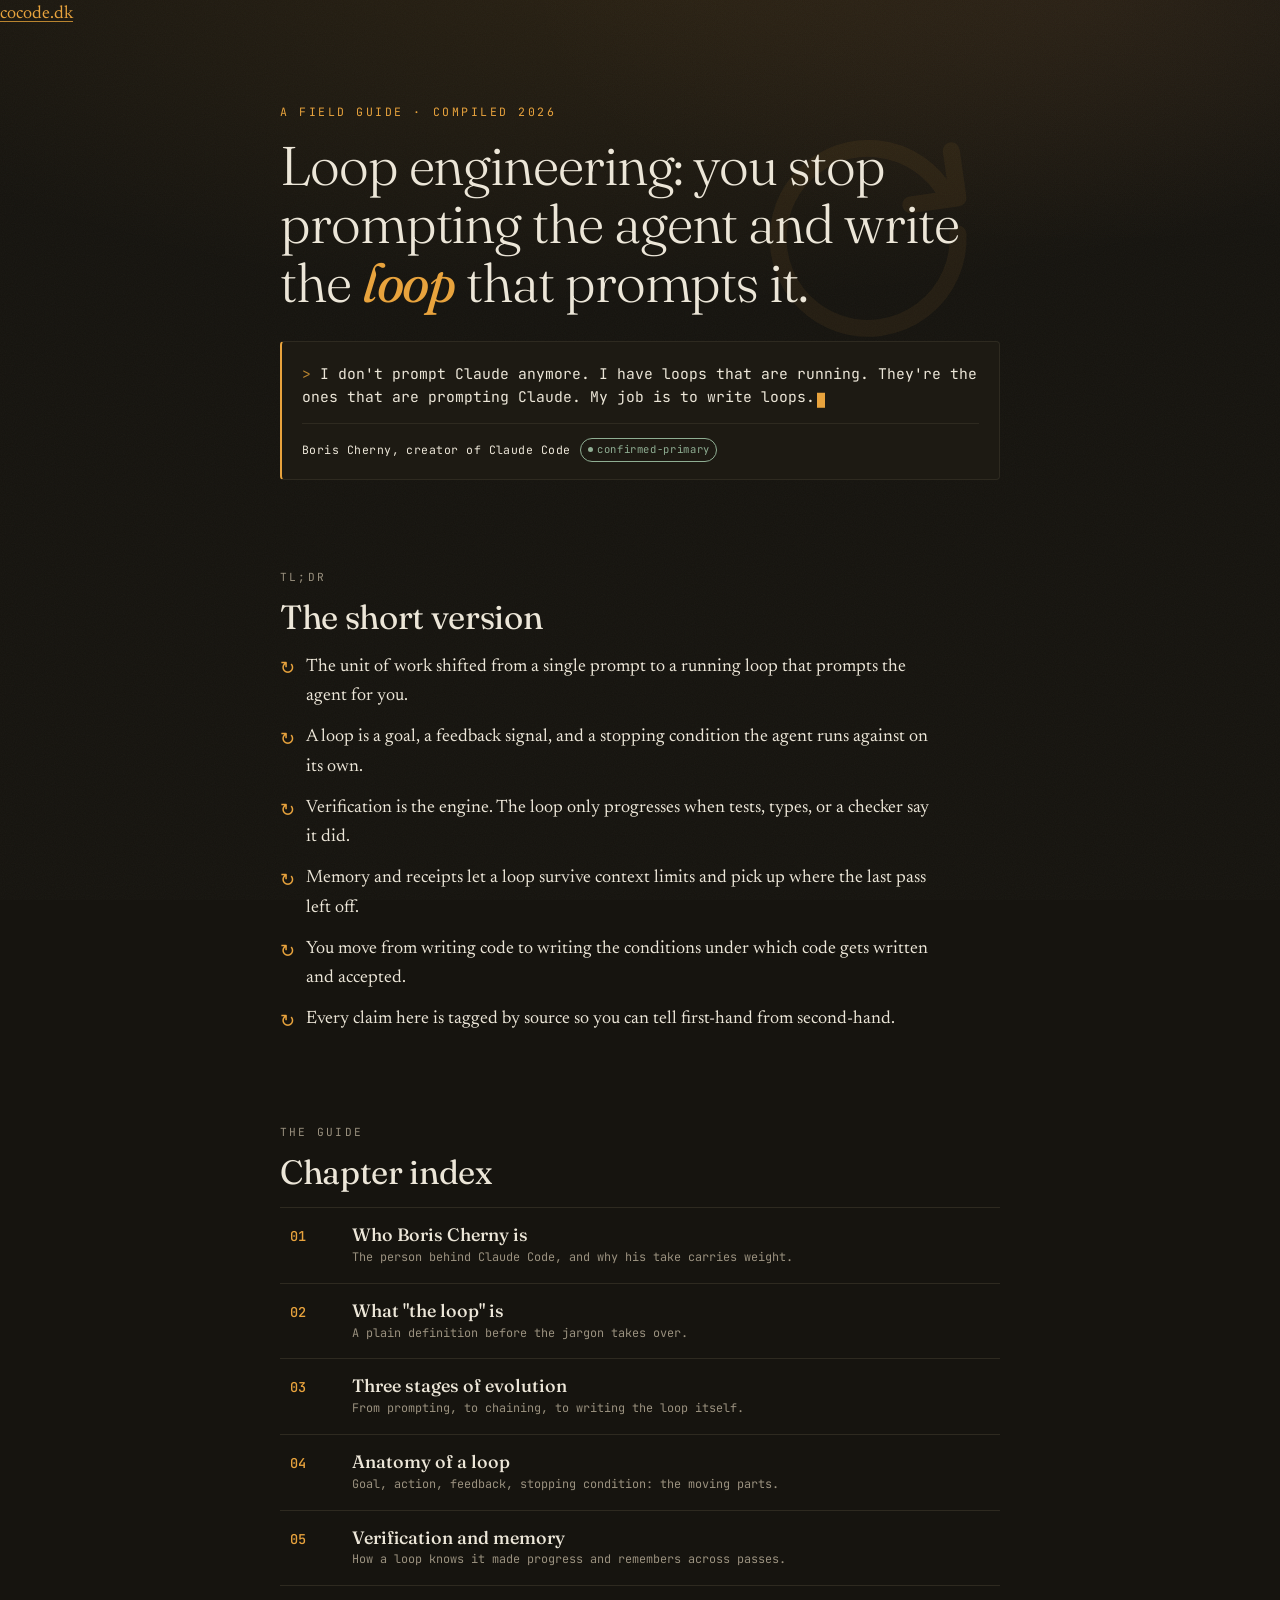
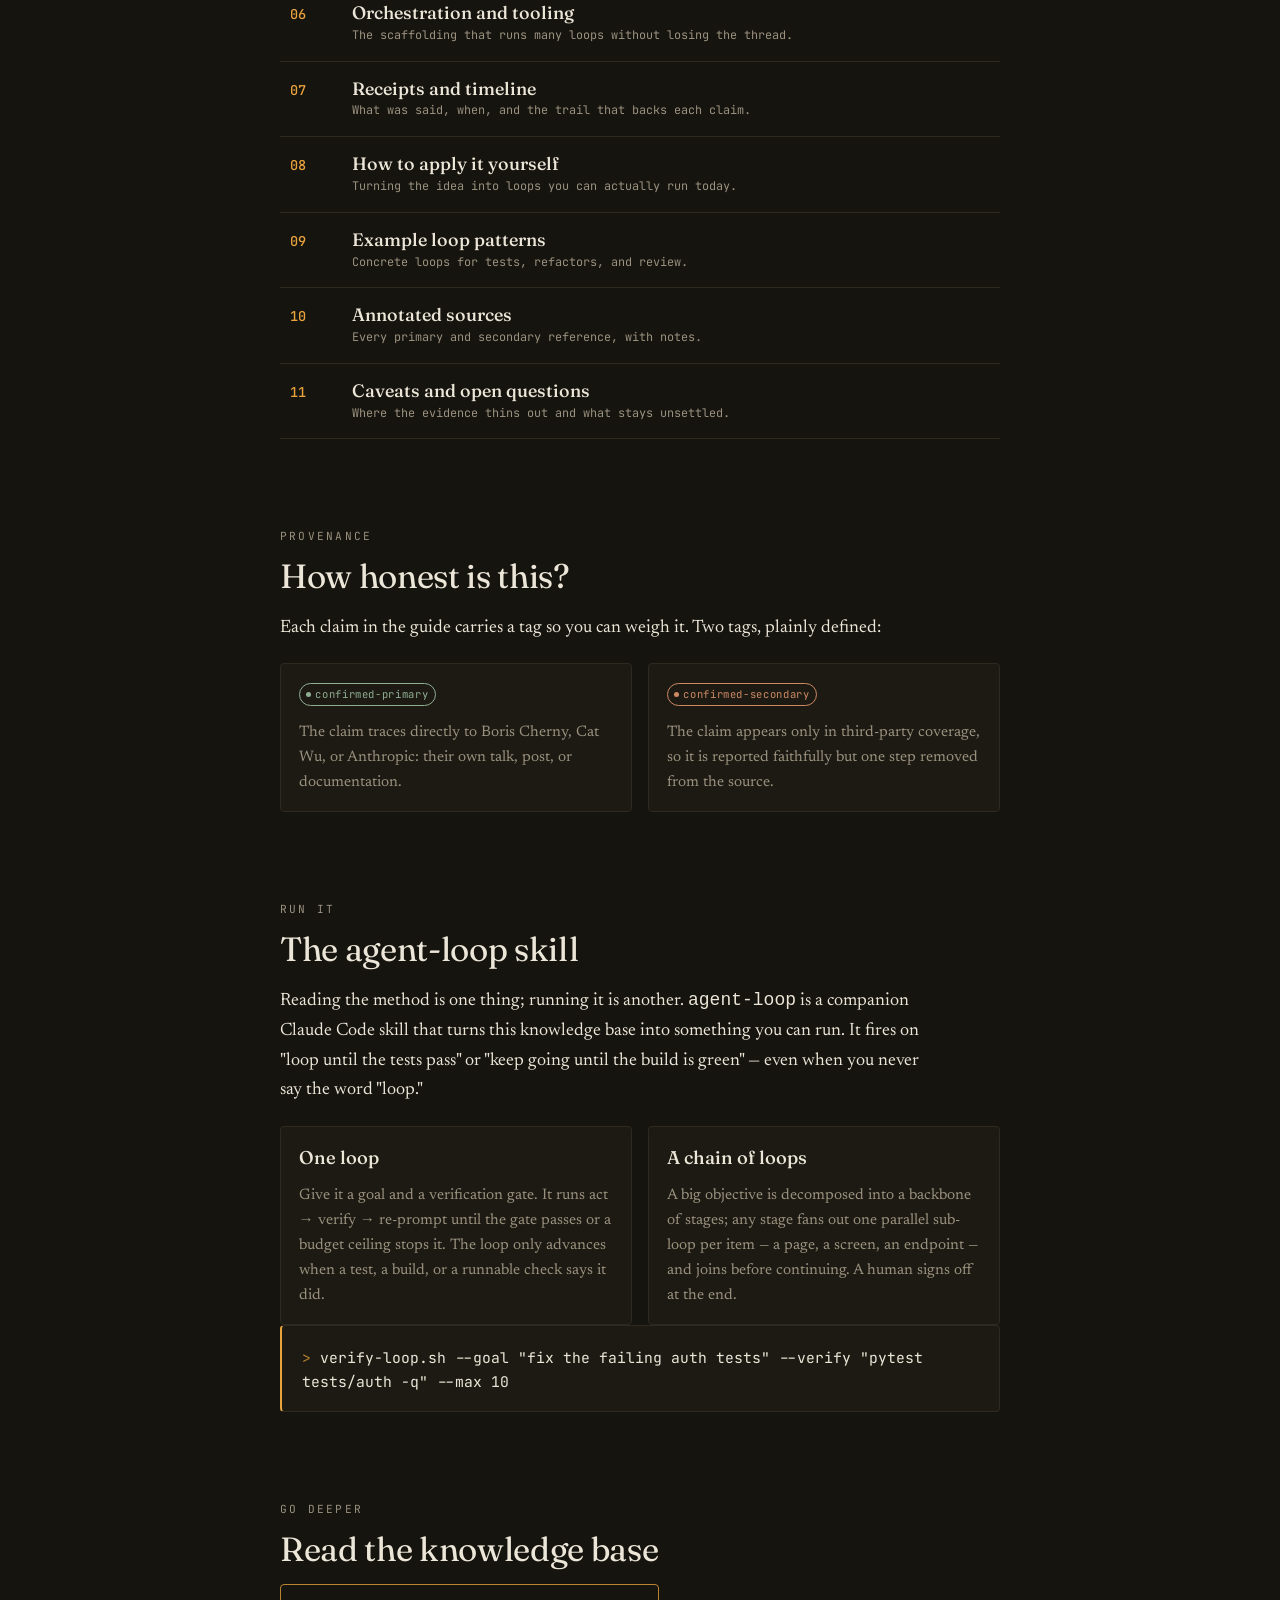
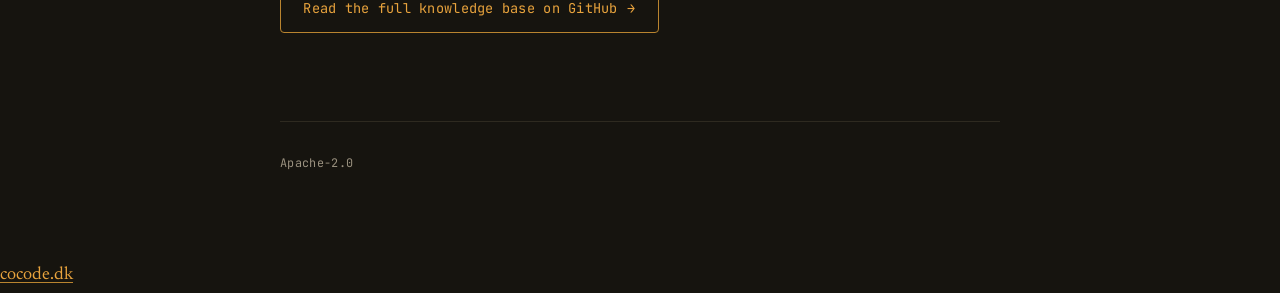
<file: website/index.html>
<!DOCTYPE html>
<!--
  Loop Engineering — a fact-checked field guide.
  Primary keyword: loop engineering
  Secondary: Boris Cherny, Claude Code agent loops, autonomous coding agents
  Search intent: informational
-->
<html lang="en">
<head>
  <meta charset="UTF-8">
  <meta name="viewport" content="width=device-width, initial-scale=1">

  <title>Loop Engineering — Boris Cherny's Claude Code Methodology</title>
  <meta name="description" content="A fact-checked field guide to loop engineering: how Claude Code creator Boris Cherny stopped prompting and started writing autonomous agent loops.">
  <link rel="canonical" href="https://loops.cocode.dk/">
  <meta name="robots" content="index,follow">

  <!-- Open Graph -->
  <meta property="og:title" content="Loop Engineering — Boris Cherny's Claude Code Methodology">
  <meta property="og:description" content="A fact-checked field guide to loop engineering: how Claude Code creator Boris Cherny stopped prompting and started writing autonomous agent loops.">
  <meta property="og:type" content="website">
  <meta property="og:url" content="https://loops.cocode.dk/">
  <meta property="og:image" content="https://loops.cocode.dk/og.png">
  <meta property="og:image:width" content="1200">
  <meta property="og:image:height" content="630">
  <meta property="og:image:alt" content="Loop Engineering — you write the loop that prompts the agent.">

  <!-- Twitter -->
  <meta name="twitter:card" content="summary_large_image">
  <meta name="twitter:title" content="Loop Engineering — Boris Cherny's Claude Code Methodology">
  <meta name="twitter:description" content="A fact-checked field guide to loop engineering: how Claude Code creator Boris Cherny stopped prompting and started writing autonomous agent loops.">
  <meta name="twitter:image" content="https://loops.cocode.dk/og.png">

  <link rel="icon" type="image/svg+xml" href="favicon.svg">

  <!-- fonts -->
  <link rel="preconnect" href="https://fonts.googleapis.com">
  <link rel="preconnect" href="https://fonts.gstatic.com" crossorigin>
  <link rel="stylesheet" href="https://fonts.googleapis.com/css2?family=Fraunces:opsz,wght@9..144,300;9..144,400;9..144,500;9..144,600&family=Newsreader:opsz,wght@6..72,400;6..72,500&family=JetBrains+Mono:wght@400;500&display=swap">

  <link rel="stylesheet" href="css/base.css">
  <link rel="stylesheet" href="css/hero.css">
  <link rel="stylesheet" href="css/content.css">
  <link rel="stylesheet" href="css/motion.css">
  <link rel="stylesheet" href="https://brand.cocode.dk/v1.css">
  <script type="module" src="https://brand.cocode.dk/v1.js"></script>

  <script type="application/ld+json">
  {
    "@context": "https://schema.org",
    "@type": "TechArticle",
    "headline": "Loop Engineering",
    "about": "Boris Cherny's loop methodology for Claude Code",
    "description": "A fact-checked field guide to loop engineering: how Claude Code creator Boris Cherny stopped prompting and started writing autonomous agent loops.",
    "url": "https://loops.cocode.dk/",
    "image": "https://loops.cocode.dk/og.png",
    "datePublished": "2026-06-16",
    "dateModified": "2026-06-16",
    "inLanguage": "en",
    "author": {
      "@type": "Person",
      "name": "Babak Bandpey",
      "url": "https://cocode.dk",
      "sameAs": [
        "https://linkedin.com/in/babakbandpey",
        "https://github.com/cocodedk"
      ]
    }
  }
  </script>
</head>
<body>
  <!-- The cocode.dk family frame. Without JavaScript its children show instead: a way home.
       No hreflang alternates on this page — it has no other language. -->
  <cocode-head project="Loop Engineering" accent="#e8a33d" on-accent="#16140f" dark>
    <a href="https://cocode.dk">cocode.dk</a>
  </cocode-head>

  <div class="wrap">
    <header class="hero">
      <svg class="hero__glyph" viewBox="0 0 32 32" aria-hidden="true" fill="none" stroke="currentColor" stroke-width="1.5" stroke-linecap="round" stroke-linejoin="round">
        <path d="M23 12.5A8 8 0 1 0 24 16"/>
        <path d="M23.4 8.6 24 12.8l-4.2.6"/>
      </svg>

      <p class="eyebrow fade-up d1">A FIELD GUIDE · COMPILED 2026</p>

      <h1 class="hero__thesis fade-up d2">
        Loop engineering: you stop prompting the agent and write the <em>loop</em> that prompts it.
      </h1>

      <figure class="callout fade-up d3">
        <blockquote class="callout__quote">
          I don't prompt Claude anymore. I have loops that are running. They're the ones that are prompting Claude. My job is to write loops.<span class="cursor" aria-hidden="true"></span>
        </blockquote>
        <figcaption class="callout__by">
          <cite>Boris Cherny, creator of Claude Code</cite>
          <span class="chip chip--sage">confirmed-primary</span>
        </figcaption>
      </figure>
    </header>

    <main>
      <section class="tldr fade-up d4" aria-labelledby="tldr-h">
        <p class="kicker">TL;DR</p>
        <h2 id="tldr-h">The short version</h2>
        <ul>
          <li>The unit of work shifted from a single prompt to a running loop that prompts the agent for you.</li>
          <li>A loop is a goal, a feedback signal, and a stopping condition the agent runs against on its own.</li>
          <li>Verification is the engine. The loop only progresses when tests, types, or a checker say it did.</li>
          <li>Memory and receipts let a loop survive context limits and pick up where the last pass left off.</li>
          <li>You move from writing code to writing the conditions under which code gets written and accepted.</li>
          <li>Every claim here is tagged by source so you can tell first-hand from second-hand.</li>
        </ul>
      </section>

      <section aria-labelledby="chapters-h">
        <p class="kicker">The guide</p>
        <h2 id="chapters-h">Chapter index</h2>
        <ol class="chapters">
          <li>
            <a class="chapter" href="https://github.com/cocodedk/loop-engineering/blob/main/docs/01-who-is-boris-cherny.md">
              <span class="chapter__num">01</span>
              <span class="chapter__title">Who Boris Cherny is</span>
              <span class="chapter__desc">The person behind Claude Code, and why his take carries weight.</span>
            </a>
          </li>
          <li>
            <a class="chapter" href="https://github.com/cocodedk/loop-engineering/blob/main/docs/02-what-is-the-loop.md">
              <span class="chapter__num">02</span>
              <span class="chapter__title">What "the loop" is</span>
              <span class="chapter__desc">A plain definition before the jargon takes over.</span>
            </a>
          </li>
          <li>
            <a class="chapter" href="https://github.com/cocodedk/loop-engineering/blob/main/docs/03-three-stages.md">
              <span class="chapter__num">03</span>
              <span class="chapter__title">Three stages of evolution</span>
              <span class="chapter__desc">From prompting, to chaining, to writing the loop itself.</span>
            </a>
          </li>
          <li>
            <a class="chapter" href="https://github.com/cocodedk/loop-engineering/blob/main/docs/04-loop-anatomy.md">
              <span class="chapter__num">04</span>
              <span class="chapter__title">Anatomy of a loop</span>
              <span class="chapter__desc">Goal, action, feedback, stopping condition: the moving parts.</span>
            </a>
          </li>
          <li>
            <a class="chapter" href="https://github.com/cocodedk/loop-engineering/blob/main/docs/05-verification-and-memory.md">
              <span class="chapter__num">05</span>
              <span class="chapter__title">Verification and memory</span>
              <span class="chapter__desc">How a loop knows it made progress and remembers across passes.</span>
            </a>
          </li>
          <li>
            <a class="chapter" href="https://github.com/cocodedk/loop-engineering/blob/main/docs/06-orchestration-and-tooling.md">
              <span class="chapter__num">06</span>
              <span class="chapter__title">Orchestration and tooling</span>
              <span class="chapter__desc">The scaffolding that runs many loops without losing the thread.</span>
            </a>
          </li>
          <li>
            <a class="chapter" href="https://github.com/cocodedk/loop-engineering/blob/main/docs/07-receipts-and-timeline.md">
              <span class="chapter__num">07</span>
              <span class="chapter__title">Receipts and timeline</span>
              <span class="chapter__desc">What was said, when, and the trail that backs each claim.</span>
            </a>
          </li>
          <li>
            <a class="chapter" href="https://github.com/cocodedk/loop-engineering/blob/main/docs/08-how-to-apply.md">
              <span class="chapter__num">08</span>
              <span class="chapter__title">How to apply it yourself</span>
              <span class="chapter__desc">Turning the idea into loops you can actually run today.</span>
            </a>
          </li>
          <li>
            <a class="chapter" href="https://github.com/cocodedk/loop-engineering/blob/main/docs/09-example-loops.md">
              <span class="chapter__num">09</span>
              <span class="chapter__title">Example loop patterns</span>
              <span class="chapter__desc">Concrete loops for tests, refactors, and review.</span>
            </a>
          </li>
          <li>
            <a class="chapter" href="https://github.com/cocodedk/loop-engineering/blob/main/docs/10-sources.md">
              <span class="chapter__num">10</span>
              <span class="chapter__title">Annotated sources</span>
              <span class="chapter__desc">Every primary and secondary reference, with notes.</span>
            </a>
          </li>
          <li>
            <a class="chapter" href="https://github.com/cocodedk/loop-engineering/blob/main/docs/11-caveats.md">
              <span class="chapter__num">11</span>
              <span class="chapter__title">Caveats and open questions</span>
              <span class="chapter__desc">Where the evidence thins out and what stays unsettled.</span>
            </a>
          </li>
        </ol>
      </section>

      <section aria-labelledby="honesty-h">
        <p class="kicker">Provenance</p>
        <h2 id="honesty-h">How honest is this?</h2>
        <p>Each claim in the guide carries a tag so you can weigh it. Two tags, plainly defined:</p>
        <div class="honesty__grid">
          <div class="honesty__row">
            <span class="chip chip--sage">confirmed-primary</span>
            <p>The claim traces directly to Boris Cherny, Cat Wu, or Anthropic: their own talk, post, or documentation.</p>
          </div>
          <div class="honesty__row">
            <span class="chip chip--clay">confirmed-secondary</span>
            <p>The claim appears only in third-party coverage, so it is reported faithfully but one step removed from the source.</p>
          </div>
        </div>
      </section>

      <section aria-labelledby="skill-h">
        <p class="kicker">Run it</p>
        <h2 id="skill-h">The agent-loop skill</h2>
        <p>Reading the method is one thing; running it is another. <code>agent-loop</code> is a companion Claude Code skill that turns this knowledge base into something you can run. It fires on "loop until the tests pass" or "keep going until the build is green" — even when you never say the word "loop."</p>
        <div class="honesty__grid">
          <div class="honesty__row">
            <h3>One loop</h3>
            <p>Give it a goal and a verification gate. It runs act → verify → re-prompt until the gate passes or a budget ceiling stops it. The loop only advances when a test, a build, or a runnable check says it did.</p>
          </div>
          <div class="honesty__row">
            <h3>A chain of loops</h3>
            <p>A big objective is decomposed into a backbone of stages; any stage fans out one parallel sub-loop per item — a page, a screen, an endpoint — and joins before continuing. A human signs off at the end.</p>
          </div>
        </div>
        <figure class="callout">
          <blockquote class="callout__quote">verify-loop.sh --goal "fix the failing auth tests" --verify "pytest tests/auth -q" --max 10</blockquote>
        </figure>
      </section>

      <section class="action" aria-labelledby="action-h">
        <p class="kicker">Go deeper</p>
        <h2 id="action-h">Read the knowledge base</h2>
        <a class="btn" href="https://github.com/cocodedk/loop-engineering">
          Read the full knowledge base on GitHub
          <span class="arrow" aria-hidden="true">→</span>
        </a>
      </section>
    </main>

    <footer class="site-footer">
      <p>Apache-2.0</p>
    </footer>
  </div>

  <cocode-foot repo="cocodedk/loop-engineering" dark>
    <a href="https://cocode.dk">cocode.dk</a>
  </cocode-foot>
</body>
</html>
</file>
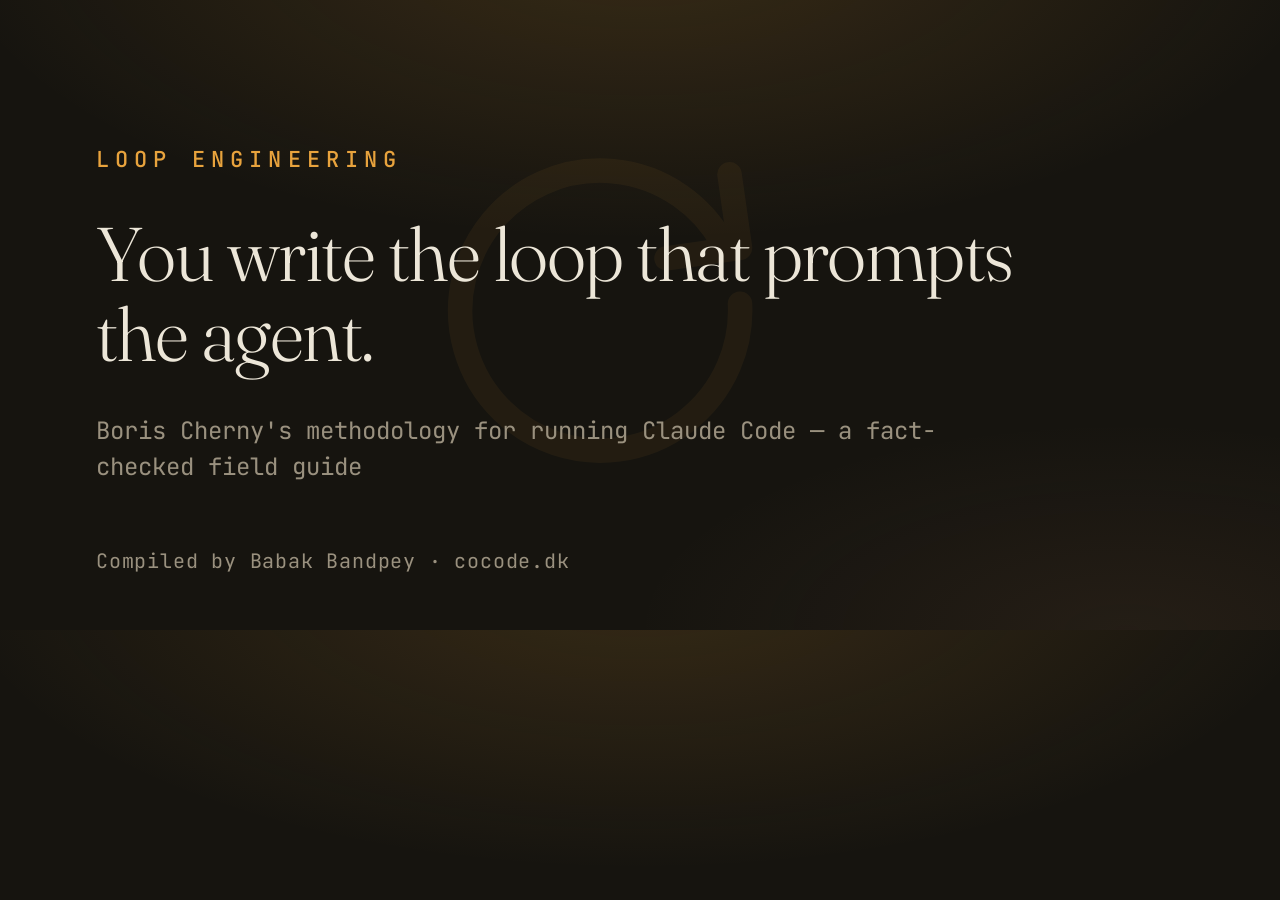
<file: website/og-image.html>
<!DOCTYPE html>
<html lang="en">
<head>
  <meta charset="UTF-8">
  <title>Loop Engineering — OG image</title>
  <link rel="preconnect" href="https://fonts.googleapis.com">
  <link rel="preconnect" href="https://fonts.gstatic.com" crossorigin>
  <link rel="stylesheet" href="https://fonts.googleapis.com/css2?family=Fraunces:opsz,wght@9..144,300;9..144,400;9..144,500&family=JetBrains+Mono:wght@400;500&display=swap">
  <style>
    * { margin: 0; padding: 0; box-sizing: border-box; }
    html, body { overflow: hidden; }
    body {
      width: 1200px;
      height: 630px;
      background-color: #16140f;
      background-image:
        radial-gradient(90% 80% at 50% -10%, rgba(232, 163, 61, 0.16), rgba(232, 163, 61, 0) 60%),
        radial-gradient(70% 60% at 88% 100%, rgba(205, 138, 99, 0.08), rgba(205, 138, 99, 0) 55%);
      color: #ece6d8;
      position: relative;
      font-family: "Fraunces", Georgia, serif;
      display: flex;
      flex-direction: column;
      justify-content: center;
      padding: 0 96px;
    }
    /* large faint amber loop glyph */
    .glyph {
      position: absolute;
      top: 50%;
      left: 50%;
      transform: translate(-50%, -52%);
      width: 560px;
      height: 560px;
      color: #e8a33d;
      opacity: 0.06;
      z-index: 0;
    }
    .content { position: relative; z-index: 1; }
    .eyebrow {
      font-family: "JetBrains Mono", monospace;
      font-weight: 500;
      font-size: 22px;
      letter-spacing: 0.28em;
      text-transform: uppercase;
      color: #e8a33d;
      margin-bottom: 40px;
    }
    .thesis {
      font-family: "Fraunces", serif;
      font-weight: 300;
      font-size: 76px;
      line-height: 1.05;
      letter-spacing: -0.02em;
      color: #ece6d8;
      max-width: 1000px;
    }
    .subline {
      font-family: "JetBrains Mono", monospace;
      font-weight: 400;
      font-size: 24px;
      line-height: 1.5;
      color: #9a917f;
      margin-top: 40px;
      max-width: 900px;
    }
    .footer {
      position: absolute;
      left: 96px;
      bottom: 56px;
      z-index: 1;
      font-family: "JetBrains Mono", monospace;
      font-weight: 400;
      font-size: 20px;
      letter-spacing: 0.04em;
      color: #9a917f;
    }
  </style>
</head>
<body>
  <svg class="glyph" viewBox="0 0 32 32" aria-hidden="true" fill="none" stroke="currentColor" stroke-width="1.4" stroke-linecap="round" stroke-linejoin="round">
    <path d="M23 12.5A8 8 0 1 0 24 16"/>
    <path d="M23.4 8.6 24 12.8l-4.2.6"/>
  </svg>

  <div class="content">
    <div class="eyebrow">LOOP ENGINEERING</div>
    <div class="thesis">You write the loop that prompts the agent.</div>
    <div class="subline">Boris Cherny's methodology for running Claude Code — a fact-checked field guide</div>
  </div>

  <div class="footer">Compiled by Babak Bandpey · cocode.dk</div>
</body>
</html>
</file>
<file: website/css/base.css>
/* Loop Engineering — editorial-technical design system
   terminal-meets-print-journal · one motif: the loop glyph + amber cursor */

:root {
  /* palette */
  --bg: #16140f;
  --bg-raised: #1d1a13;
  --ink: #ece6d8;
  --ink-dim: #9a917f;
  --hair: #2e2a20;
  --amber: #e8a33d;
  --amber-soft: #b9842f;
  --sage: #8fae93;
  --clay: #cd8a63;
  --link: #e8a33d;

  /* type */
  --font-display: "Fraunces", Georgia, "Times New Roman", serif;
  --font-body: "Newsreader", Georgia, "Times New Roman", serif;
  --font-mono: "JetBrains Mono", ui-monospace, "SFMono-Regular", Menlo, Consolas, monospace;

  /* rhythm */
  --measure: 66ch;
  --col: 720px;
  --gap: 1.5rem;
  --section-gap: clamp(3rem, 9vw, 5.5rem);
}

* {
  box-sizing: border-box;
}

html {
  -webkit-text-size-adjust: 100%;
  scroll-behavior: smooth;
}

body {
  margin: 0;
  background-color: var(--bg);
  color: var(--ink);
  font-family: var(--font-body);
  font-size: 18px;
  line-height: 1.65;
  font-weight: 400;
  overflow-x: hidden;
  /* warm radial glow near the top + faint grain, never flat, never black */
  background-image:
    radial-gradient(120% 70% at 50% -8%, rgba(232, 163, 61, 0.10), rgba(232, 163, 61, 0) 60%),
    radial-gradient(80% 50% at 85% 0%, rgba(205, 138, 99, 0.06), rgba(205, 138, 99, 0) 55%);
  background-attachment: fixed;
  background-repeat: no-repeat;
}

/* faint grain overlay */
body::before {
  content: "";
  position: fixed;
  inset: 0;
  pointer-events: none;
  z-index: 0;
  opacity: 0.035;
  background-image: url("data:image/svg+xml,%3Csvg xmlns='http://www.w3.org/2000/svg' width='160' height='160'%3E%3Cfilter id='n'%3E%3CfeTurbulence type='fractalNoise' baseFrequency='0.9' numOctaves='2' stitchTiles='stitch'/%3E%3C/filter%3E%3Crect width='100%25' height='100%25' filter='url(%23n)'/%3E%3C/svg%3E");
}

/* layout shell */
.wrap {
  position: relative;
  z-index: 1;
  width: 100%;
  max-width: var(--col);
  margin-inline: auto;
  padding-inline: 1.25rem;
  padding-block: clamp(2.5rem, 8vw, 4.5rem);
}

/* The cocode.dk frame lines up with this column. It sits outside .wrap (a direct child of
   body, as the frame requires), so it needs the same z-index to clear body::before's grain. */
cocode-head, cocode-foot {
  --cocode-max: var(--col);
  --cocode-gutter: 1.25rem;
  position: relative;
  z-index: 1;
}

main > section {
  margin-top: var(--section-gap);
}

p {
  max-width: var(--measure);
}

a {
  color: var(--link);
  text-decoration-color: var(--amber-soft);
  text-underline-offset: 3px;
}

a:hover {
  text-decoration-color: var(--amber);
}

a:focus-visible,
.chapter:focus-visible,
.btn:focus-visible {
  outline: 2px solid var(--amber);
  outline-offset: 3px;
  border-radius: 3px;
}

/* ---------- shared bits ---------- */
.eyebrow {
  font-family: var(--font-mono);
  font-size: 0.72rem;
  letter-spacing: 0.22em;
  text-transform: uppercase;
  color: var(--amber);
  margin: 0;
}

.kicker {
  font-family: var(--font-mono);
  font-size: 0.7rem;
  letter-spacing: 0.2em;
  text-transform: uppercase;
  color: var(--ink-dim);
}

h2 {
  font-family: var(--font-display);
  font-weight: 400;
  font-size: clamp(1.55rem, 6vw, 2.1rem);
  line-height: 1.15;
  letter-spacing: -0.01em;
  margin: 0.4rem 0 1rem;
}

h3 {
  font-family: var(--font-display);
  font-weight: 500;
  font-size: 1.15rem;
  margin: 0;
}

/* verification chips */
.chip {
  display: inline-flex;
  align-items: center;
  gap: 0.4em;
  font-family: var(--font-mono);
  font-size: 0.66rem;
  letter-spacing: 0.06em;
  text-transform: lowercase;
  padding: 0.2em 0.6em;
  border-radius: 999px;
  border: 1px solid currentColor;
  white-space: nowrap;
  vertical-align: middle;
}

.chip::before {
  content: "";
  width: 0.5em;
  height: 0.5em;
  border-radius: 50%;
  background: currentColor;
}

.chip--sage {
  color: var(--sage);
}

.chip--clay {
  color: var(--clay);
}
</file>
<file: website/css/hero.css>
/* ---------- hero ---------- */
.hero {
  position: relative;
  margin-top: 0;
}

/* big faint rotating loop glyph behind the hero. Below 768px .wrap is full viewport
   width (its 720px max-width doesn't apply yet), so a negative "right" here is a
   bleed straight past the viewport edge, not just past the column - right:0 keeps
   it inside .hero at those widths; the >=768px tier below re-adds the bleed once
   .wrap is centred with real margin around it. */
.hero__glyph {
  position: absolute;
  top: -2.5rem;
  right: 0;
  width: clamp(180px, 60vw, 360px);
  height: auto;
  color: var(--amber);
  opacity: 0.07;
  pointer-events: none;
  z-index: 0;
}

.hero > *:not(.hero__glyph) {
  position: relative;
  z-index: 1;
}

.hero__thesis {
  font-family: var(--font-display);
  font-weight: 300;
  font-size: clamp(2.1rem, 9vw, 3.4rem);
  line-height: 1.08;
  letter-spacing: -0.02em;
  margin: 1rem 0 1.75rem;
  color: var(--ink);
}

.hero__thesis em {
  font-style: italic;
  color: var(--amber);
  font-weight: 400;
}

/* canonical quote callout */
.callout {
  border: 1px solid var(--hair);
  border-left: 2px solid var(--amber);
  background: var(--bg-raised);
  border-radius: 4px;
  padding: 1.25rem 1.25rem 1.1rem;
  margin: 0;
}

.callout__quote {
  font-family: var(--font-mono);
  font-size: 0.92rem;
  line-height: 1.6;
  color: var(--ink);
  margin: 0;
}

.callout__quote::before {
  content: "> ";
  color: var(--amber-soft);
}

.cursor {
  display: inline-block;
  width: 0.55em;
  height: 1.05em;
  margin-left: 0.15em;
  background: var(--amber);
  vertical-align: text-bottom;
  translate: 0 0.12em;
}

.callout__by {
  display: flex;
  flex-wrap: wrap;
  align-items: center;
  gap: 0.6rem;
  margin-top: 0.9rem;
  padding-top: 0.85rem;
  border-top: 1px solid var(--hair);
  font-family: var(--font-mono);
  font-size: 0.72rem;
  letter-spacing: 0.04em;
  color: var(--ink-dim);
}

.callout__by cite {
  font-style: normal;
  color: var(--ink);
}
</file>
<file: website/css/content.css>
/* ---------- tl;dr ---------- */
.tldr ul {
  list-style: none;
  margin: 0;
  padding: 0;
  max-width: var(--measure);
}

.tldr li {
  position: relative;
  padding-left: 1.6rem;
  margin-bottom: 0.7rem;
}

.tldr li::before {
  content: "↻";
  position: absolute;
  left: 0;
  top: 0.05em;
  color: var(--amber);
  font-family: var(--font-mono);
}

/* ---------- chapter index ---------- */
.chapters {
  margin: 0;
  padding: 0;
  list-style: none;
  border-top: 1px solid var(--hair);
}

.chapter {
  display: grid;
  grid-template-columns: 2.4rem 1fr;
  grid-template-areas:
    "num title"
    "num desc";
  gap: 0 0.9rem;
  align-items: baseline;
  padding: 1rem 0.4rem;
  border-bottom: 1px solid var(--hair);
  color: var(--ink);
  text-decoration: none;
  min-height: 44px;
}

.chapter__num {
  grid-area: num;
  font-family: var(--font-mono);
  font-size: 0.85rem;
  color: var(--amber);
  font-weight: 500;
}

.chapter__title {
  grid-area: title;
  font-family: var(--font-display);
  font-weight: 500;
  font-size: 1.12rem;
  line-height: 1.25;
  position: relative;
  width: max-content;
  max-width: 100%;
}

/* amber underline draw on hover */
.chapter__title::after {
  content: "";
  position: absolute;
  left: 0;
  bottom: -2px;
  width: 100%;
  height: 1px;
  background: var(--amber);
  transform: scaleX(0);
  transform-origin: left;
  transition: transform 0.32s ease;
}

.chapter__desc {
  grid-area: desc;
  font-family: var(--font-mono);
  font-size: 0.74rem;
  line-height: 1.5;
  color: var(--ink-dim);
  margin-top: 0.15rem;
}

@media (prefers-reduced-motion: no-preference) {
  .chapter {
    transition: transform 0.25s ease, background-color 0.25s ease;
  }
  .chapter:hover,
  .chapter:focus-visible {
    transform: translateX(6px);
  }
  .chapter:hover .chapter__title::after,
  .chapter:focus-visible .chapter__title::after {
    transform: scaleX(1);
  }
}

@media (prefers-reduced-motion: reduce) {
  .chapter:hover .chapter__title::after,
  .chapter:focus-visible .chapter__title::after {
    transform: scaleX(1);
  }
}

/* ---------- honesty section ---------- */
.honesty__grid {
  display: grid;
  gap: 1rem;
  margin-top: 1.25rem;
}

.honesty__row {
  border: 1px solid var(--hair);
  border-radius: 4px;
  padding: 1rem 1.1rem;
  background: var(--bg-raised);
}

.honesty__row p {
  margin: 0.6rem 0 0;
  font-size: 0.95rem;
  color: var(--ink-dim);
}

/* ---------- primary action ---------- */
.action {
  text-align: left;
}

.btn {
  display: inline-flex;
  align-items: center;
  gap: 0.6rem;
  min-height: 44px;
  padding: 0.75rem 1.4rem;
  font-family: var(--font-mono);
  font-size: 0.85rem;
  letter-spacing: 0.02em;
  color: var(--amber);
  background: transparent;
  border: 1px solid var(--amber-soft);
  border-radius: 4px;
  text-decoration: none;
  transition: background-color 0.2s ease, border-color 0.2s ease, color 0.2s ease;
}

.btn:hover {
  background: rgba(232, 163, 61, 0.10);
  border-color: var(--amber);
  text-decoration: none;
}

.btn .arrow {
  transition: transform 0.2s ease;
}

.btn:hover .arrow {
  transform: translateX(3px);
}

/* ---------- footer ---------- */
.site-footer {
  margin-top: var(--section-gap);
  padding-block: 2rem 1rem;
  border-top: 1px solid var(--hair);
  font-family: var(--font-mono);
  font-size: 0.74rem;
  letter-spacing: 0.03em;
  color: var(--ink-dim);
}

.site-footer p {
  margin: 0;
}
</file>
<file: website/css/motion.css>
/* ---------- motion: orchestrated page load ---------- */
@media (prefers-reduced-motion: no-preference) {
  .fade-up {
    opacity: 0;
    transform: translateY(14px);
    animation: fadeUp 0.7s cubic-bezier(0.22, 1, 0.36, 1) forwards;
  }
  .d1 { animation-delay: 0.05s; }
  .d2 { animation-delay: 0.18s; }
  .d3 { animation-delay: 0.32s; }
  .d4 { animation-delay: 0.46s; }
  .d5 { animation-delay: 0.60s; }

  @keyframes fadeUp {
    to { opacity: 1; transform: translateY(0); }
  }

  /* blinking amber cursor */
  .cursor {
    animation: blink 1.05s steps(2, start) infinite;
  }
  @keyframes blink {
    0%, 100% { opacity: 1; }
    50% { opacity: 0; }
  }

  /* loop glyph rotates once on load */
  .hero__glyph {
    animation: spinOnce 1.4s cubic-bezier(0.22, 1, 0.36, 1) 0.1s both;
  }
  @keyframes spinOnce {
    from { transform: rotate(-180deg); opacity: 0; }
    to { transform: rotate(0deg); opacity: 0.07; }
  }
}

/* ---------- breakpoints (mobile-first) ---------- */
@media (min-width: 640px) {
  body { font-size: 18px; }
  .chapter {
    grid-template-columns: 3rem 1fr;
    padding-inline: 0.6rem;
  }
}

@media (min-width: 768px) {
  .honesty__grid {
    grid-template-columns: 1fr 1fr;
  }
  .hero__glyph {
    top: -3rem;
    right: -3rem;
  }
}

@media (min-width: 1024px) {
  .wrap {
    padding-inline: 0;
  }
  cocode-head, cocode-foot {
    --cocode-gutter: 0px;
  }
}
</file>
